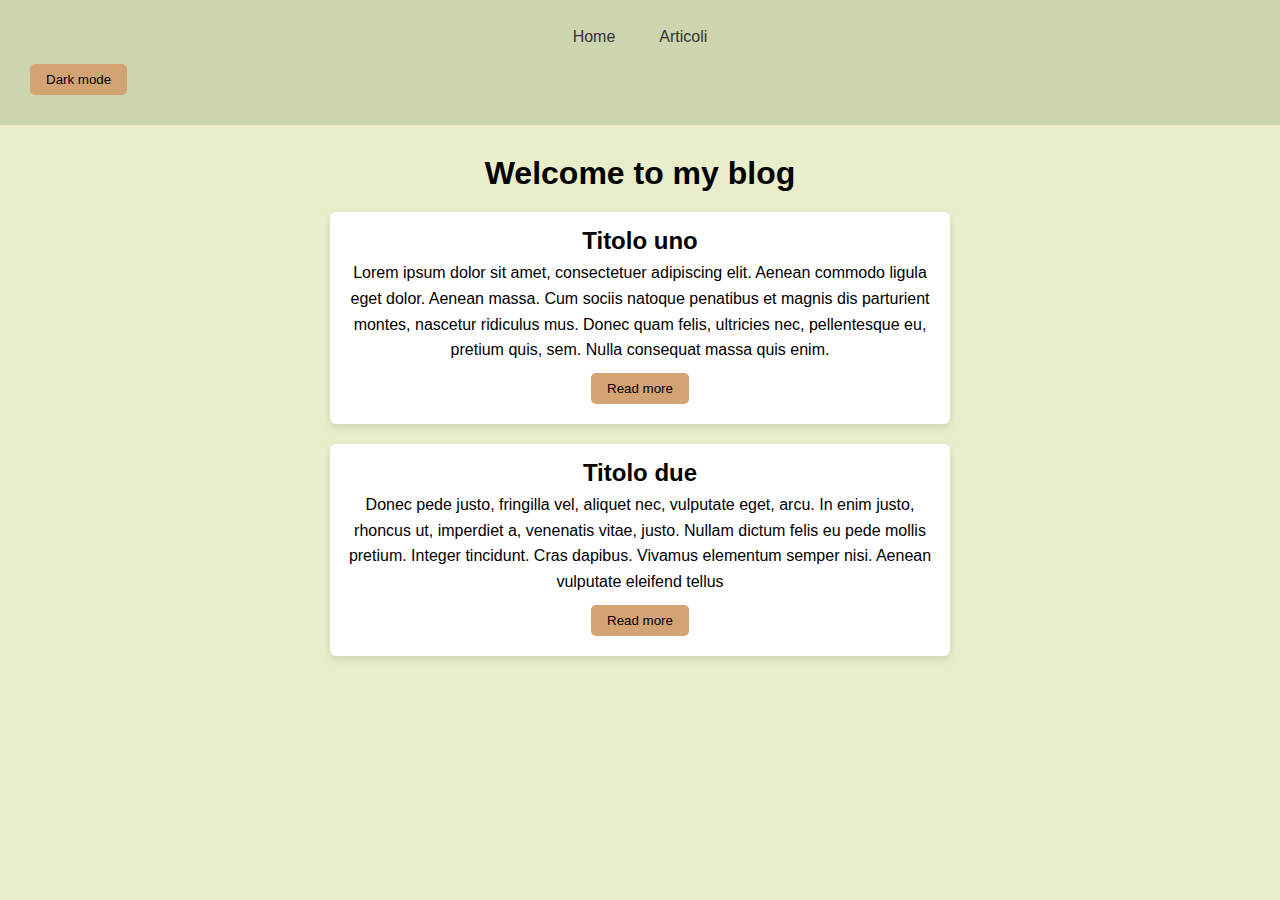
<file: index.html>
<!DOCTYPE html>
<html>

<head>
    <title>blog personale</title>
    <link rel="stylesheet" href="style.css">
    <meta charset="UTF-8">
</head>

<body>
    <nav>
        <ul>
            <li><a href="index.html">Home</a></li>
            <li><a href="blog.html">Articoli</a></li>
        </ul>
        <button id="toggle-dark">Dark mode</button>
    </nav>


    </ul>



    </nav>
    <main>
        <h1>Welcome to my blog</h1>
        <article class="card">
            <h2>Titolo uno</h2>
            <p>Lorem ipsum dolor sit amet, consectetuer adipiscing elit. Aenean commodo ligula eget dolor. Aenean massa.
                Cum sociis natoque penatibus et magnis dis parturient montes, nascetur ridiculus mus. Donec quam felis,
                ultricies nec, pellentesque eu, pretium quis, sem. Nulla consequat massa quis enim.</p>
            <button>Read more</button>
        </article>
        <article class="card">
            <h2>Titolo due</h2>
            <p>Donec pede justo, fringilla vel, aliquet nec, vulputate eget, arcu. In enim justo, rhoncus ut, imperdiet
                a, venenatis vitae, justo. Nullam dictum felis eu pede mollis pretium. Integer tincidunt. Cras dapibus.
                Vivamus elementum semper nisi. Aenean vulputate eleifend tellus</p>
            <button>Read more</button>
        </article>
    </main>
    <script src="script.js"></script>

</body>

</html>
</file>
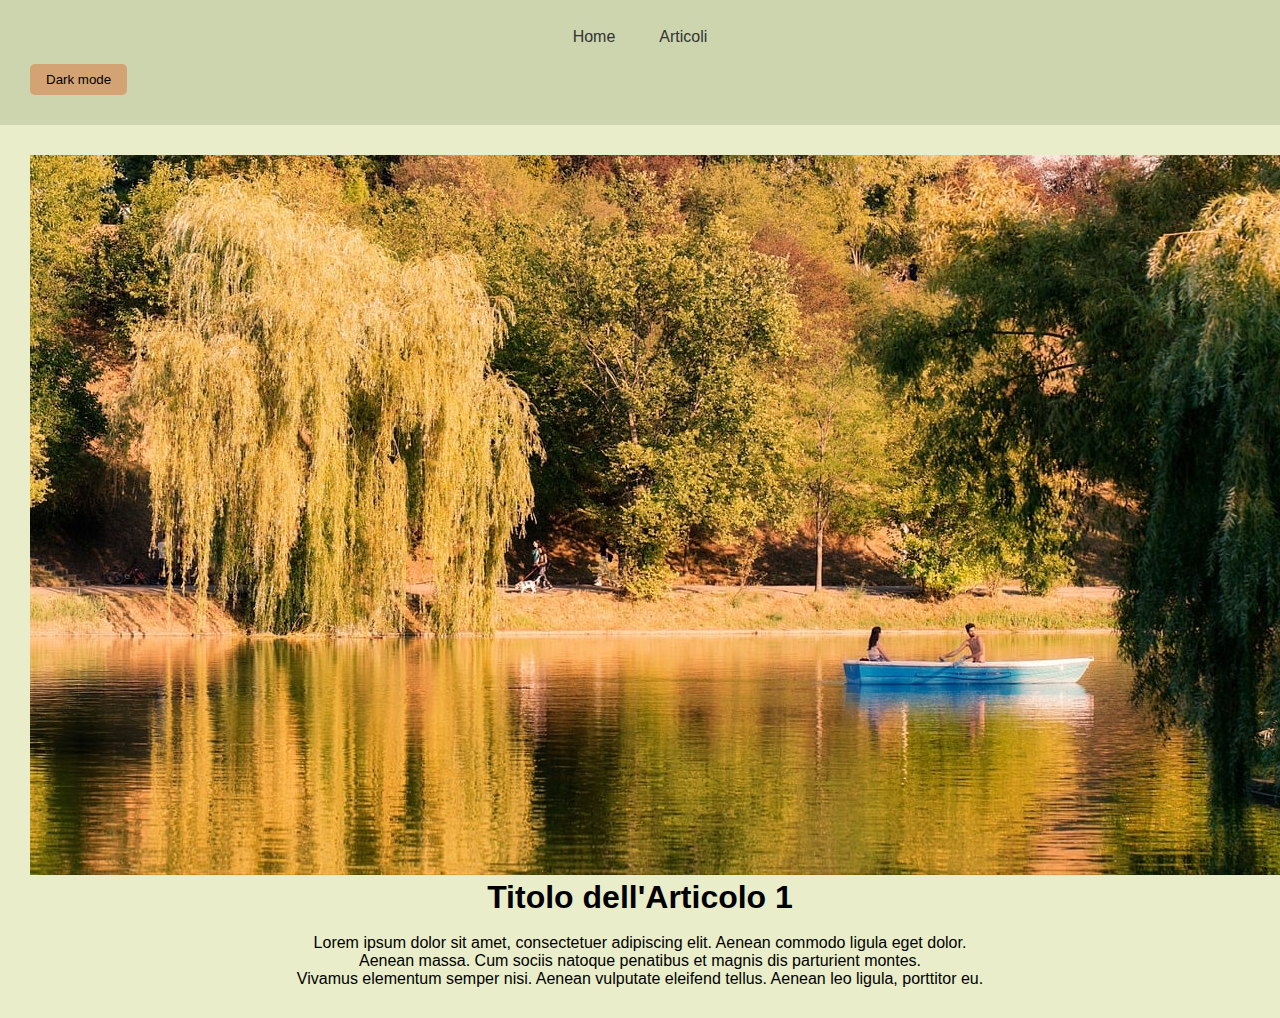
<file: articolo1.html>
<!DOCTYPE html>
<html>
<head>
    <title>Articolo 1 - Blog personale</title>
    <link rel="stylesheet" href="style.css">
    <meta charset="UTF-8">
</head>
<body>
    <nav>
        <ul>
            <li><a href="index.html">Home</a></li>
            <li><a href="blog.html">Articoli</a></li>
        </ul>
        <button id="toggle-dark">Dark mode</button>
    </nav>

    <main>
        <article class="article-detail">
            <img src="images/landscape-9556563_1280.jpg" alt="image article Uno" class="cover-image">
            <h1>Titolo dell'Articolo 1</h1>
            <br>
            <p>Lorem ipsum dolor sit amet, consectetuer adipiscing elit. Aenean commodo ligula eget dolor.</p>
            <p>Aenean massa. Cum sociis natoque penatibus et magnis dis parturient montes.</p>
            <p>Vivamus elementum semper nisi. Aenean vulputate eleifend tellus. Aenean leo ligula, porttitor eu.</p>
        </article>
    </main>

    <script src="script.js"></script>
</body>
</html>
</file>
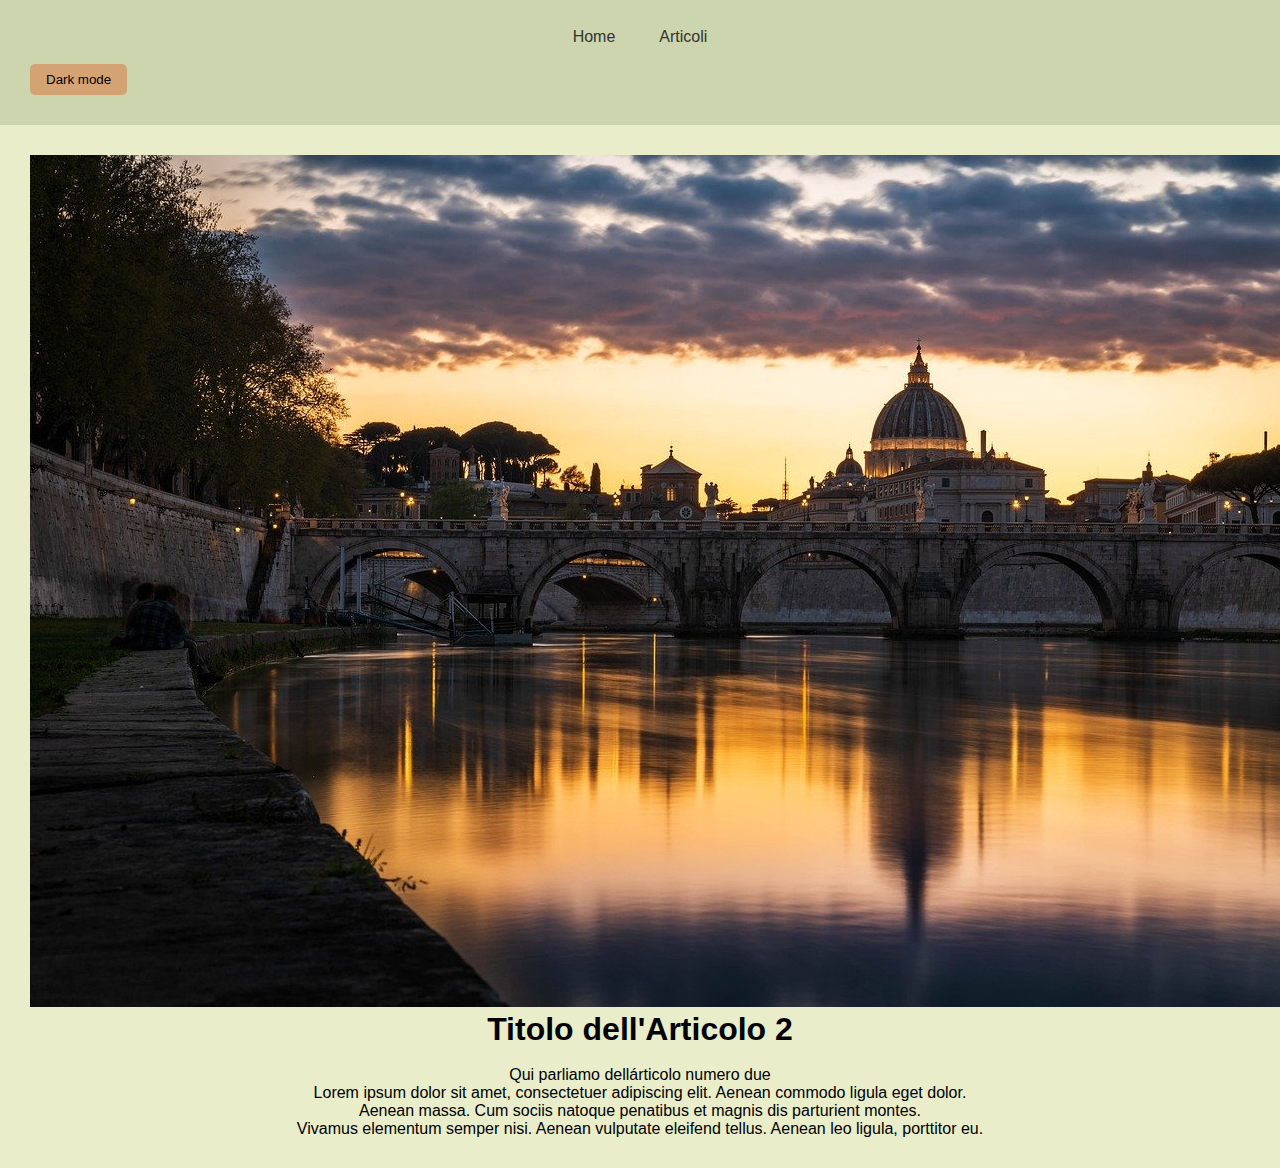
<file: articolo2.html>
<!DOCTYPE html>
<html>
<head>
    <title>Articolo 1 - Blog personale</title>
    <link rel="stylesheet" href="style.css">
    <meta charset="UTF-8">
</head>
<body>
    <nav>
        <ul>
            <li><a href="index.html">Home</a></li>
            <li><a href="blog.html">Articoli</a></li>
        </ul>
        <button id="toggle-dark">Dark mode</button>
    </nav>

    <main>
        <article class="article-detail">
            <img src="images/tiber-river-9505401_1280.jpg" alt="Immagine articolo due" class="cover-image">
            <h1>Titolo dell'Articolo 2</h1>
            <br>
            <p>Qui parliamo dellárticolo numero due</p>
            <p>Lorem ipsum dolor sit amet, consectetuer adipiscing elit. Aenean commodo ligula eget dolor.</p>
            <p>Aenean massa. Cum sociis natoque penatibus et magnis dis parturient montes.</p>
            <p>Vivamus elementum semper nisi. Aenean vulputate eleifend tellus. Aenean leo ligula, porttitor eu.</p>
        </article>
    </main>

    <script src="script.js"></script>
</body>
</html>
</file>
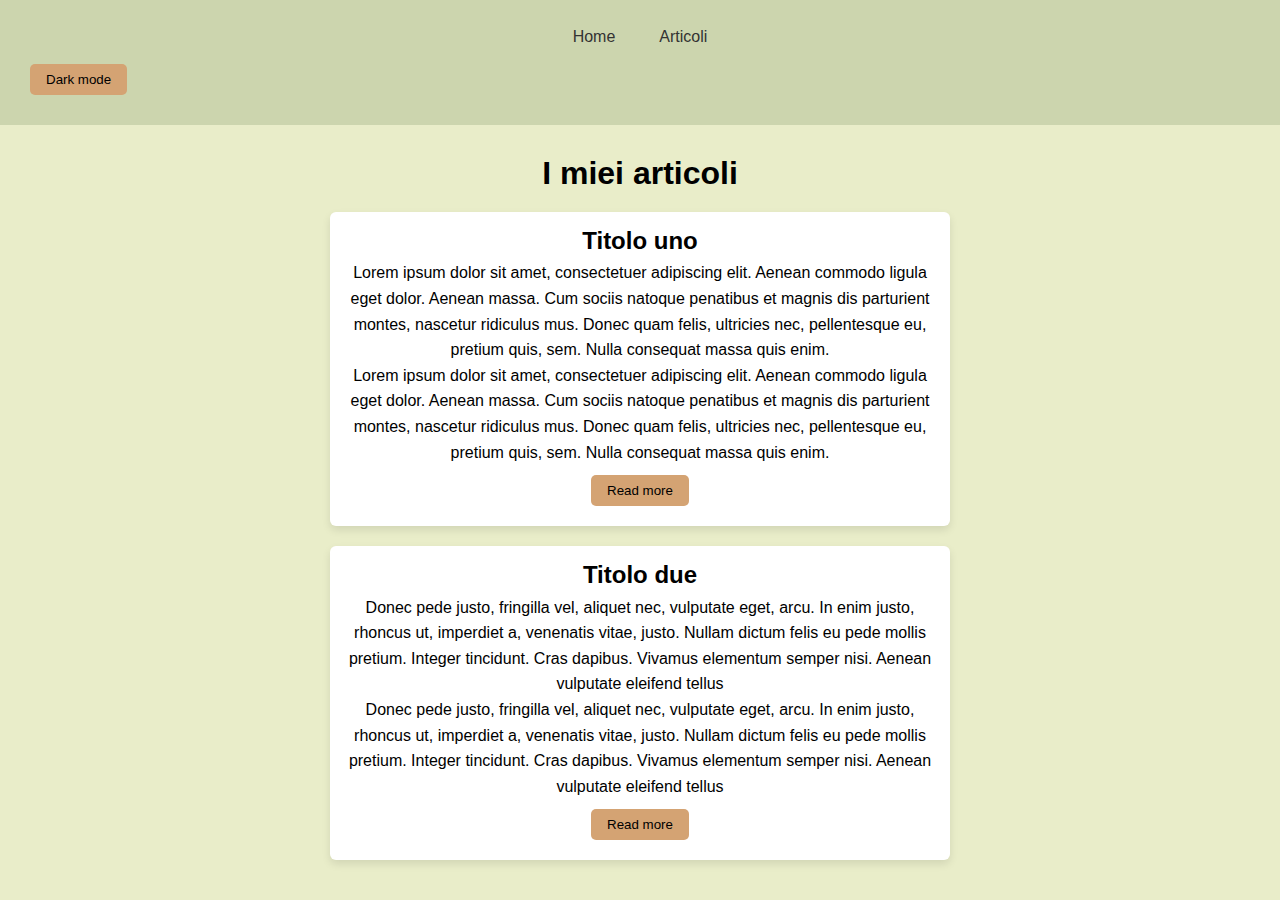
<file: blog.html>
<!DOCTYPE html>
<html>

<head>
    <title>Articoli - Blog personale</title>
    <link rel="stylesheet" href="style.css">
    <meta charset="UTF-8">
</head>

<body>
    <nav>
        <ul>
            <li><a href="index.html">Home</a></li>
            <li><a href="blog.html">Articoli</a></li>
        </ul>
        <button id="toggle-dark">Dark mode</button>
    </nav>

    <main>
        <h1>I miei articoli</h1>
        <article class="card">
            <h2>Titolo uno</h2>
            <p>Lorem ipsum dolor sit amet, consectetuer adipiscing elit. Aenean commodo ligula eget dolor. Aenean massa.
                Cum sociis natoque penatibus et magnis dis parturient montes, nascetur ridiculus mus. Donec quam felis,
                ultricies nec, pellentesque eu, pretium quis, sem. Nulla consequat massa quis enim.</p>
            <p>Lorem ipsum dolor sit amet, consectetuer adipiscing elit. Aenean commodo ligula eget dolor. Aenean massa.
                Cum sociis natoque penatibus et magnis dis parturient montes, nascetur ridiculus mus. Donec quam felis,
                ultricies nec, pellentesque eu, pretium quis, sem. Nulla consequat massa quis enim.</p>
            <button>Read more</button>
        </article>
        <article class="card">
            <h2>Titolo due</h2>
            <p>Donec pede justo, fringilla vel, aliquet nec, vulputate eget, arcu. In enim justo, rhoncus ut, imperdiet
                a, venenatis vitae, justo. Nullam dictum felis eu pede mollis pretium. Integer tincidunt. Cras dapibus.
                Vivamus elementum semper nisi. Aenean vulputate eleifend tellus</p>
            <p>Donec pede justo, fringilla vel, aliquet nec, vulputate eget, arcu. In enim justo, rhoncus ut, imperdiet
                a, venenatis vitae, justo. Nullam dictum felis eu pede mollis pretium. Integer tincidunt. Cras dapibus.
                Vivamus elementum semper nisi. Aenean vulputate eleifend tellus</p>
            <button>Read more</button>
        </article>
    </main>
    <script src="script.js"></script>

</body>

</html>
</file>
<file: style.css>
* {
    font-family: sans-serif;
    padding: 0;
    margin: 0;

}

body {
    background-color: #e9edc9;
}

nav {
    background-color: #ccd5ae;
    padding: 20px;
}

nav ul {
    display: flex;
    gap: 20px;
    justify-content: center;
}

nav ul li {
    list-style-type: none;
}

nav ul li a {
    text-decoration: none;
    display: inline-block;
    color: #333;
    padding: 8px 12px;
    border-radius: 6px;
}

nav ul li a:hover {
    color: #d4a373;
    background-color: #e9edc9;
}

main {
    text-align: center;
    margin: 30px;
}

.card {
    background-color: white;
    padding: 10px;
    border-radius: 6px;
    margin: 20px auto;
    max-width: 600px;
    line-height: 1.6;
    box-shadow: 0 4px 8px rgba(0, 0, 0, 0.1);
}

button {
    background-color: #d4a373;
    border: 0px;
    padding: 8px 16px;
    border-radius: 5px;
    cursor: pointer;
    margin: 10px;
}

button:hover {
    background-color: #ccd5ae;
}

/* dark mode */
.dark-mode {
    background-color: #121212;
    color: white;
}

.dark-mode nav {
    background-color: #44151b;
    color: white;
}

.dark-mode nav ul li a {
    color: white;
}

.dark-mode nav ul li a:hover {
    background-color: #7a2531;
}

.dark-mode .card {
    background-color: #361016;
}

.dark-mode button {
    background-color: #7a2531;
    color: white;
}


.dark-mode button:hover {
    background-color: #6c212c;
    color: beige;

}
</file>
